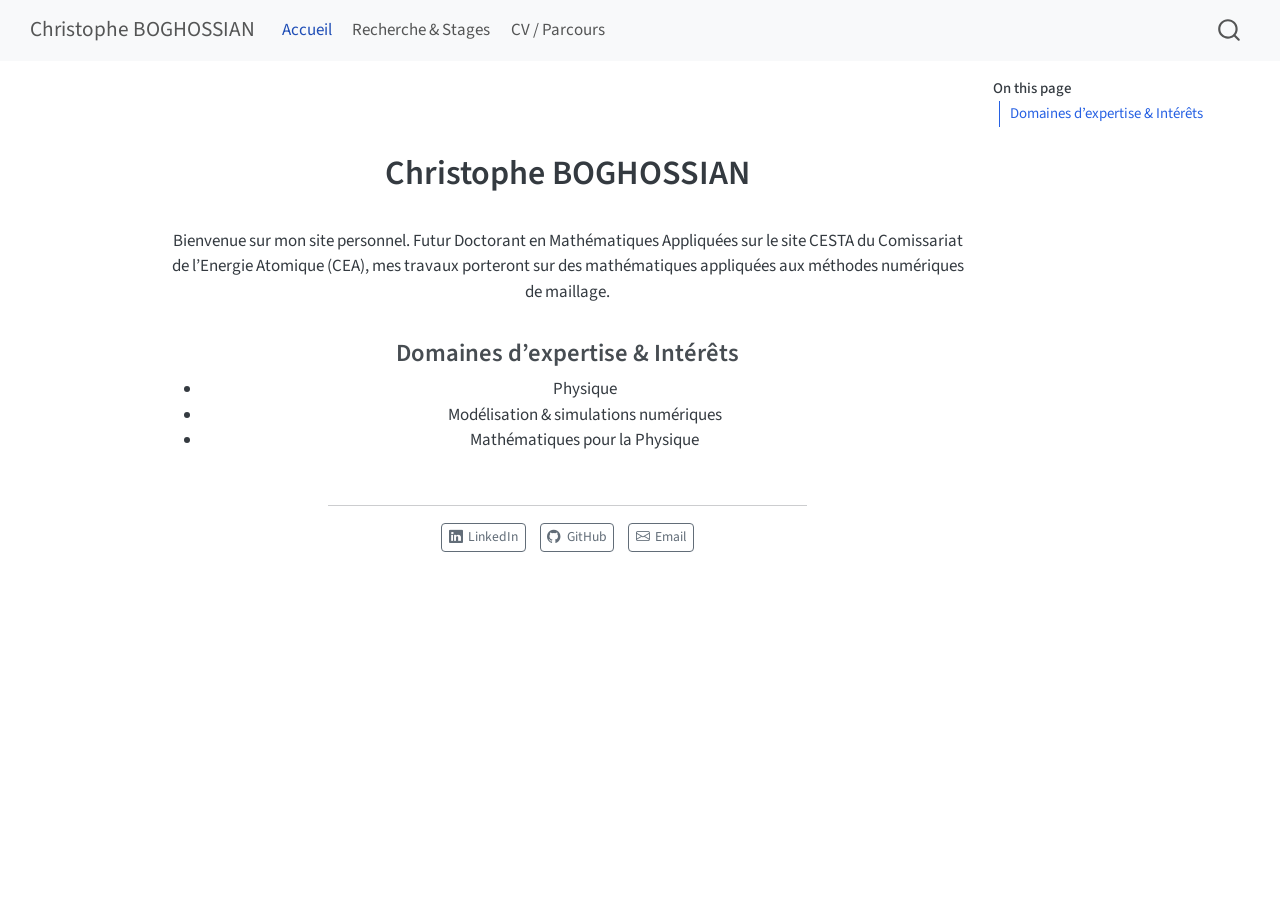
<file: index.html>
<!DOCTYPE html>
<html xmlns="http://www.w3.org/1999/xhtml" lang="en" xml:lang="en"><head>

<meta charset="utf-8">
<meta name="generator" content="quarto-1.10.18">

<meta name="viewport" content="width=device-width, initial-scale=1.0, user-scalable=yes">


<title>Christophe BOGHOSSIAN</title>
<style>
/* Default styles provided by pandoc.
** See https://pandoc.org/MANUAL.html#variables-for-html for config info.
*/
span.smallcaps{font-variant: small-caps;}
div.columns{display: flex; gap: 1.5em;}
div.column{flex: auto;}
@media screen {
div.columns{gap: min(4vw, 1.5em);}
div.column{overflow-x: auto;}
}
div.hanging-indent{margin-left: 1.5em; text-indent: -1.5em;}
ul.task-list{list-style: none;}
ul.task-list li input[type="checkbox"] {
  width: 0.8em;
  margin: 0 0.8em 0.2em -1em; /* quarto-specific, see https://github.com/quarto-dev/quarto-cli/issues/4556 */ 
  vertical-align: middle;
}
</style>


<script src="site_libs/quarto-nav/quarto-nav.js"></script>
<script src="site_libs/quarto-nav/headroom.min.js"></script>
<script src="site_libs/clipboard/clipboard.min.js"></script>
<script src="site_libs/quarto-search/autocomplete.umd.js"></script>
<script src="site_libs/quarto-search/fuse.min.js"></script>
<script src="site_libs/quarto-search/quarto-search.js"></script>
<meta name="quarto:offset" content="./">
<script src="site_libs/quarto-html/quarto.js" type="module"></script>
<script src="site_libs/quarto-html/tabsets/tabsets.js" type="module"></script>
<script src="site_libs/quarto-html/popper.min.js"></script>
<script src="site_libs/quarto-html/tippy.umd.min.js"></script>
<link href="site_libs/quarto-html/tippy.css" rel="stylesheet">
<link href="site_libs/quarto-html/quarto-syntax-highlighting-64a204ab8560d761af7679ceaba22944.css" rel="stylesheet" id="quarto-text-highlighting-styles">
<script src="site_libs/bootstrap/bootstrap.min.js"></script>
<link href="site_libs/bootstrap/bootstrap-icons.css" rel="stylesheet">
<link href="site_libs/bootstrap/bootstrap-172ba59bd5e0b52282274ba0c0cc16fc.min.css" rel="stylesheet" append-hash="true" id="quarto-bootstrap" data-mode="light">
<script id="quarto-search-options" type="application/json">{
  "location": "navbar",
  "copy-button": false,
  "collapse-after": 3,
  "panel-placement": "end",
  "type": "overlay",
  "limit": 50,
  "keyboard-shortcut": [
    "f",
    "/",
    "s"
  ],
  "show-item-context": false,
  "language": {
    "search-no-results-text": "No results",
    "search-matching-documents-text": "matching documents",
    "search-copy-link-title": "Copy link to search",
    "search-hide-matches-text": "Hide additional matches",
    "search-more-match-text": "more match in this document",
    "search-more-matches-text": "more matches in this document",
    "search-clear-button-title": "Clear",
    "search-text-placeholder": "",
    "search-detached-cancel-button-title": "Cancel",
    "search-submit-button-title": "Submit",
    "search-label": "Search"
  }
}</script>


<link rel="stylesheet" href="styles.css">
</head>

<body class="nav-fixed quarto-light">

<div id="quarto-search-results"></div>
  <header id="quarto-header" class="headroom fixed-top">
    <nav class="navbar navbar-expand-lg " data-bs-theme="dark">
      <div class="navbar-container container-fluid">
      <div class="navbar-brand-container mx-auto">
    <a class="navbar-brand" href="./index.html">
    <span class="navbar-title">Christophe BOGHOSSIAN</span>
    </a>
  </div>
            <div id="quarto-search" class="" title="Search"></div>
          <button class="navbar-toggler" type="button" data-bs-toggle="collapse" data-bs-target="#navbarCollapse" aria-controls="navbarCollapse" role="menu" aria-expanded="false" aria-label="Toggle navigation" onclick="if (window.quartoToggleHeadroom) { window.quartoToggleHeadroom(); }">
  <span class="navbar-toggler-icon"></span>
</button>
          <div class="collapse navbar-collapse" id="navbarCollapse">
            <ul class="navbar-nav navbar-nav-scroll me-auto">
  <li class="nav-item">
    <a class="nav-link active" href="./index.html" aria-current="page"> 
<span class="menu-text">Accueil</span></a>
  </li>  
  <li class="nav-item">
    <a class="nav-link" href="./research.html"> 
<span class="menu-text">Recherche &amp; Stages</span></a>
  </li>  
  <li class="nav-item">
    <a class="nav-link" href="./cv.html"> 
<span class="menu-text">CV / Parcours</span></a>
  </li>  
</ul>
          </div> <!-- /navcollapse -->
            <div class="quarto-navbar-tools">
</div>
      </div> <!-- /container-fluid -->
    </nav>
</header>
<!-- content -->
<div id="quarto-content" class="quarto-container page-columns page-rows-contents page-layout-article page-navbar">
<!-- sidebar -->
<!-- margin-sidebar -->
    <div id="quarto-margin-sidebar" class="sidebar margin-sidebar">
        <nav id="TOC" role="doc-toc" class="toc-active">
    <h2 id="toc-title">On this page</h2>
  <ul>
  <li><a href="#domaines-dexpertise-intérêts" id="toc-domaines-dexpertise-intérêts" class="nav-link active" data-scroll-target="#domaines-dexpertise-intérêts">Domaines d’expertise &amp; Intérêts</a></li>
  </ul>
</nav>
    </div>
<!-- main -->
<div class="quarto-about-jolla">
 <header id="title-block-header" class="quarto-title-block default">
<div class="quarto-title">
<h1 class="title">Christophe BOGHOSSIAN</h1>
</div>
<div class="quarto-title-meta">
  </div>
</header><main class="content" id="quarto-document-content">

<p>Bienvenue sur mon site personnel. Futur Doctorant en Mathématiques Appliquées sur le site CESTA du Comissariat de l’Energie Atomique (CEA), mes travaux porteront sur des mathématiques appliquées aux méthodes numériques de maillage.</p>
<section id="domaines-dexpertise-intérêts" class="level3">
<h3 data-anchor-id="domaines-dexpertise-intérêts">Domaines d’expertise &amp; Intérêts</h3>
<ul>
<li>Physique</li>
<li>Modélisation &amp; simulations numériques</li>
<li>Mathématiques pour la Physique</li>
</ul>


</section>
</main> 
  <hr class="about-sep">
   <div class="about-links">
  <a href="https://www.linkedin.com/in/christophe-boghossian-943114285/" class="about-link" rel="" target="">
    <i class="bi bi-linkedin"></i>
     <span class="about-link-text">LinkedIn</span>
  </a>
  <a href="https://github.com/" class="about-link" rel="" target="">
    <i class="bi bi-github"></i>
     <span class="about-link-text">GitHub</span>
  </a>
  <a href="mailto:boghossian.christophe@gmail.com" class="about-link" rel="" target="">
    <i class="bi bi-envelope"></i>
     <span class="about-link-text">Email</span>
  </a>
</div>
</div>
 <!-- /main -->
<script id="quarto-html-after-body" type="application/javascript">
  window.document.addEventListener("DOMContentLoaded", function (event) {
    const isCodeAnnotation = (el) => {
      for (const clz of el.classList) {
        if (clz.startsWith('code-annotation-')) {                     
          return true;
        }
      }
      return false;
    }
    const onCopySuccess = function(e) {
      // button target
      const button = e.trigger;
      // don't keep focus
      button.blur();
      // flash "checked"
      button.classList.add('code-copy-button-checked');
      var currentTitle = button.getAttribute("title");
      button.setAttribute("title", "Copied!");
      let tooltip;
      if (window.bootstrap) {
        button.setAttribute("data-bs-toggle", "tooltip");
        button.setAttribute("data-bs-placement", "left");
        button.setAttribute("data-bs-title", "Copied!");
        tooltip = new bootstrap.Tooltip(button, 
          { trigger: "manual", 
            customClass: "code-copy-button-tooltip",
            offset: [0, -8]});
        tooltip.show();    
      }
      setTimeout(function() {
        if (tooltip) {
          tooltip.hide();
          button.removeAttribute("data-bs-title");
          button.removeAttribute("data-bs-toggle");
          button.removeAttribute("data-bs-placement");
        }
        button.setAttribute("title", currentTitle);
        button.classList.remove('code-copy-button-checked');
      }, 1000);
      // clear code selection
      e.clearSelection();
    }
    const getTextToCopy = function(trigger) {
      const outerScaffold = trigger.parentElement.cloneNode(true);
      const codeEl = outerScaffold.querySelector('code');
      for (const childEl of codeEl.children) {
        if (isCodeAnnotation(childEl)) {
          childEl.remove();
        }
      }
      return codeEl.innerText;
    }
    const clipboard = new window.ClipboardJS('.code-copy-button:not([data-in-quarto-modal])', {
      text: getTextToCopy
    });
    clipboard.on('success', onCopySuccess);
    if (window.document.getElementById('quarto-embedded-source-code-modal')) {
      const clipboardModal = new window.ClipboardJS('.code-copy-button[data-in-quarto-modal]', {
        text: getTextToCopy,
        container: window.document.getElementById('quarto-embedded-source-code-modal')
      });
      clipboardModal.on('success', onCopySuccess);
    }
      var localhostRegex = new RegExp(/^(?:http|https):\/\/localhost\:?[0-9]*\//);
      var mailtoRegex = new RegExp(/^mailto:/);
        var filterRegex = new RegExp("https:\/\/Chrisicist\.github\.io\/Christophe-Boghossian\/");
      var isInternal = (href) => {
          return filterRegex.test(href) || localhostRegex.test(href) || mailtoRegex.test(href);
      }
      // Inspect non-navigation links and adorn them if external
     var links = window.document.querySelectorAll('a[href]:not(.nav-link):not(.navbar-brand):not(.toc-action):not(.sidebar-link):not(.sidebar-item-toggle):not(.pagination-link):not(.no-external):not([aria-hidden]):not(.dropdown-item):not(.quarto-navigation-tool):not(.about-link)');
      for (var i=0; i<links.length; i++) {
        const link = links[i];
        if (!isInternal(link.href)) {
          // undo the damage that might have been done by quarto-nav.js in the case of
          // links that we want to consider external
          if (link.dataset.originalHref !== undefined) {
            link.href = link.dataset.originalHref;
          }
        }
      }
    function tippyHover(el, contentFn, onTriggerFn, onUntriggerFn) {
      const config = {
        allowHTML: true,
        maxWidth: 500,
        delay: 100,
        arrow: false,
        appendTo: function(el) {
            return el.parentElement;
        },
        interactive: true,
        interactiveBorder: 10,
        theme: 'quarto',
        placement: 'bottom-start',
      };
      if (contentFn) {
        config.content = contentFn;
      }
      if (onTriggerFn) {
        config.onTrigger = onTriggerFn;
      }
      if (onUntriggerFn) {
        config.onUntrigger = onUntriggerFn;
      }
      window.tippy(el, config); 
    }
    const noterefs = window.document.querySelectorAll('a[role="doc-noteref"]');
    for (var i=0; i<noterefs.length; i++) {
      const ref = noterefs[i];
      tippyHover(ref, function() {
        // use id or data attribute instead here
        let href = ref.getAttribute('data-footnote-href') || ref.getAttribute('href');
        try { href = new URL(href).hash; } catch {}
        const id = href.replace(/^#\/?/, "");
        const note = window.document.getElementById(id);
        if (note) {
          return note.innerHTML;
        } else {
          return "";
        }
      });
    }
    const xrefs = window.document.querySelectorAll('a.quarto-xref');
    const processXRef = (id, note) => {
      // Strip column container classes
      const stripColumnClz = (el) => {
        el.classList.remove("page-full", "page-columns");
        if (el.children) {
          for (const child of el.children) {
            stripColumnClz(child);
          }
        }
      }
      stripColumnClz(note)
      if (id === null || id.startsWith('sec-')) {
        // Special case sections, only their first couple elements
        const container = document.createElement("div");
        if (note.children && note.children.length > 2) {
          container.appendChild(note.children[0].cloneNode(true));
          for (let i = 1; i < note.children.length; i++) {
            const child = note.children[i];
            if (child.tagName === "P" && child.innerText === "") {
              continue;
            } else {
              container.appendChild(child.cloneNode(true));
              break;
            }
          }
          if (window.Quarto?.typesetMath) {
            window.Quarto.typesetMath(container);
          }
          return container.innerHTML
        } else {
          if (window.Quarto?.typesetMath) {
            window.Quarto.typesetMath(note);
          }
          return note.innerHTML;
        }
      } else {
        // Remove any anchor links if they are present
        const anchorLink = note.querySelector('a.anchorjs-link');
        if (anchorLink) {
          anchorLink.remove();
        }
        if (window.Quarto?.typesetMath) {
          window.Quarto.typesetMath(note);
        }
        if (note.classList.contains("callout")) {
          return note.outerHTML;
        } else {
          return note.innerHTML;
        }
      }
    }
    for (var i=0; i<xrefs.length; i++) {
      const xref = xrefs[i];
      tippyHover(xref, undefined, function(instance) {
        instance.disable();
        let url = xref.getAttribute('href');
        let hash = undefined; 
        if (url.startsWith('#')) {
          hash = url;
        } else {
          try { hash = new URL(url).hash; } catch {}
        }
        if (hash) {
          const id = hash.replace(/^#\/?/, "");
          const note = window.document.getElementById(id);
          if (note !== null) {
            try {
              const html = processXRef(id, note.cloneNode(true));
              instance.setContent(html);
            } finally {
              instance.enable();
              instance.show();
            }
          } else {
            // See if we can fetch this
            fetch(url.split('#')[0])
            .then(res => res.text())
            .then(html => {
              const parser = new DOMParser();
              const htmlDoc = parser.parseFromString(html, "text/html");
              const note = htmlDoc.getElementById(id);
              if (note !== null) {
                const html = processXRef(id, note);
                instance.setContent(html);
              } 
            }).finally(() => {
              instance.enable();
              instance.show();
            });
          }
        } else {
          // See if we can fetch a full url (with no hash to target)
          // This is a special case and we should probably do some content thinning / targeting
          fetch(url)
          .then(res => res.text())
          .then(html => {
            const parser = new DOMParser();
            const htmlDoc = parser.parseFromString(html, "text/html");
            const note = htmlDoc.querySelector('main.content');
            if (note !== null) {
              // This should only happen for chapter cross references
              // (since there is no id in the URL)
              // remove the first header
              if (note.children.length > 0 && note.children[0].tagName === "HEADER") {
                note.children[0].remove();
              }
              const html = processXRef(null, note);
              instance.setContent(html);
            } 
          }).finally(() => {
            instance.enable();
            instance.show();
          });
        }
      }, function(instance) {
      });
    }
        let selectedAnnoteEl;
        const selectorForAnnotation = ( cell, annotation) => {
          let cellAttr = 'data-code-cell="' + cell + '"';
          let lineAttr = 'data-code-annotation="' +  annotation + '"';
          const selector = 'span[' + cellAttr + '][' + lineAttr + ']';
          return selector;
        }
        const selectCodeLines = (annoteEl) => {
          const doc = window.document;
          const targetCell = annoteEl.getAttribute("data-target-cell");
          const targetAnnotation = annoteEl.getAttribute("data-target-annotation");
          const annoteSpan = window.document.querySelector(selectorForAnnotation(targetCell, targetAnnotation));
          const lines = annoteSpan.getAttribute("data-code-lines").split(",");
          const lineIds = lines.map((line) => {
            return targetCell + "-" + line;
          })
          let top = null;
          let height = null;
          let parent = null;
          if (lineIds.length > 0) {
              //compute the position of the single el (top and bottom and make a div)
              const el = window.document.getElementById(lineIds[0]);
              top = el.offsetTop;
              height = el.offsetHeight;
              parent = el.parentElement.parentElement;
            if (lineIds.length > 1) {
              const lastEl = window.document.getElementById(lineIds[lineIds.length - 1]);
              const bottom = lastEl.offsetTop + lastEl.offsetHeight;
              height = bottom - top;
            }
            if (top !== null && height !== null && parent !== null) {
              // cook up a div (if necessary) and position it 
              let div = window.document.getElementById("code-annotation-line-highlight");
              if (div === null) {
                div = window.document.createElement("div");
                div.setAttribute("id", "code-annotation-line-highlight");
                div.style.position = 'absolute';
                parent.appendChild(div);
              }
              div.style.top = top - 2 + "px";
              div.style.height = height + 4 + "px";
              div.style.left = 0;
              let gutterDiv = window.document.getElementById("code-annotation-line-highlight-gutter");
              if (gutterDiv === null) {
                gutterDiv = window.document.createElement("div");
                gutterDiv.setAttribute("id", "code-annotation-line-highlight-gutter");
                gutterDiv.style.position = 'absolute';
                const codeCell = window.document.getElementById(targetCell);
                const gutter = codeCell.querySelector('.code-annotation-gutter');
                gutter.appendChild(gutterDiv);
              }
              gutterDiv.style.top = top - 2 + "px";
              gutterDiv.style.height = height + 4 + "px";
            }
            selectedAnnoteEl = annoteEl;
          }
        };
        const unselectCodeLines = () => {
          const elementsIds = ["code-annotation-line-highlight", "code-annotation-line-highlight-gutter"];
          elementsIds.forEach((elId) => {
            const div = window.document.getElementById(elId);
            if (div) {
              div.remove();
            }
          });
          selectedAnnoteEl = undefined;
        };
          // Handle positioning of the toggle
      window.addEventListener(
        "resize",
        throttle(() => {
          elRect = undefined;
          if (selectedAnnoteEl) {
            selectCodeLines(selectedAnnoteEl);
          }
        }, 10)
      );
      function throttle(fn, ms) {
      let throttle = false;
      let timer;
        return (...args) => {
          if(!throttle) { // first call gets through
              fn.apply(this, args);
              throttle = true;
          } else { // all the others get throttled
              if(timer) clearTimeout(timer); // cancel #2
              timer = setTimeout(() => {
                fn.apply(this, args);
                timer = throttle = false;
              }, ms);
          }
        };
      }
        // Attach click handler to the DT
        const annoteDls = window.document.querySelectorAll('dt[data-target-cell]');
        for (const annoteDlNode of annoteDls) {
          annoteDlNode.addEventListener('click', (event) => {
            const clickedEl = event.target;
            if (clickedEl !== selectedAnnoteEl) {
              unselectCodeLines();
              const activeEl = window.document.querySelector('dt[data-target-cell].code-annotation-active');
              if (activeEl) {
                activeEl.classList.remove('code-annotation-active');
              }
              selectCodeLines(clickedEl);
              clickedEl.classList.add('code-annotation-active');
            } else {
              // Unselect the line
              unselectCodeLines();
              clickedEl.classList.remove('code-annotation-active');
            }
          });
        }
    const findCites = (el) => {
      const parentEl = el.parentElement;
      if (parentEl) {
        const cites = parentEl.dataset.cites;
        if (cites) {
          return {
            el,
            cites: cites.split(' ')
          };
        } else {
          return findCites(el.parentElement)
        }
      } else {
        return undefined;
      }
    };
    var bibliorefs = window.document.querySelectorAll('a[role="doc-biblioref"]');
    for (var i=0; i<bibliorefs.length; i++) {
      const ref = bibliorefs[i];
      const citeInfo = findCites(ref);
      if (citeInfo) {
        tippyHover(citeInfo.el, function() {
          var popup = window.document.createElement('div');
          citeInfo.cites.forEach(function(cite) {
            var citeDiv = window.document.createElement('div');
            citeDiv.classList.add('hanging-indent');
            citeDiv.classList.add('csl-entry');
            var biblioDiv = window.document.getElementById('ref-' + cite);
            if (biblioDiv) {
              citeDiv.innerHTML = biblioDiv.innerHTML;
            }
            popup.appendChild(citeDiv);
          });
          return popup.innerHTML;
        });
      }
    }
  });
  </script>
</div> <!-- /content -->




</body></html>
</file>
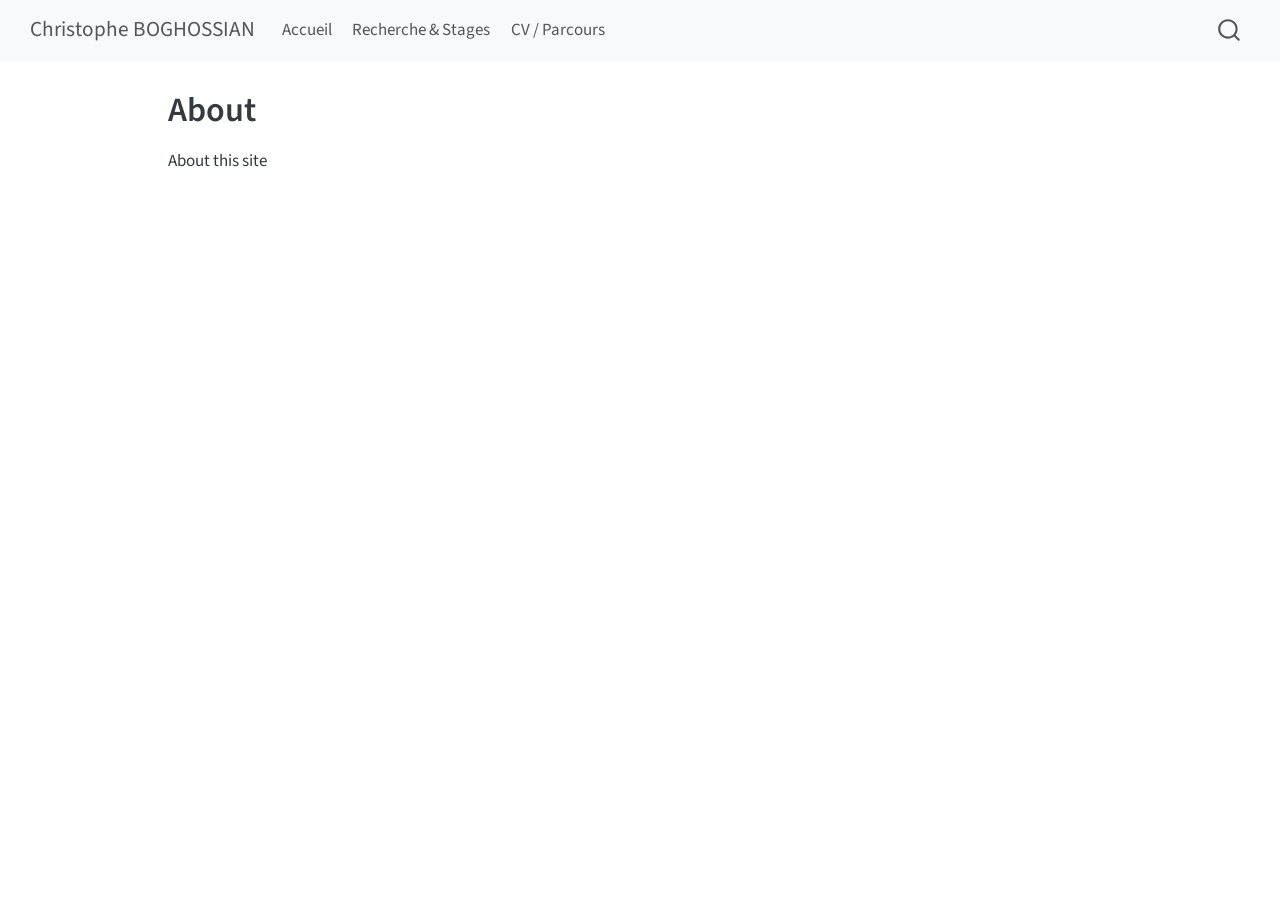
<file: about.html>
<!DOCTYPE html>
<html xmlns="http://www.w3.org/1999/xhtml" lang="en" xml:lang="en"><head>

<meta charset="utf-8">
<meta name="generator" content="quarto-1.10.18">

<meta name="viewport" content="width=device-width, initial-scale=1.0, user-scalable=yes">


<title>About – Christophe BOGHOSSIAN</title>
<style>
/* Default styles provided by pandoc.
** See https://pandoc.org/MANUAL.html#variables-for-html for config info.
*/
span.smallcaps{font-variant: small-caps;}
div.columns{display: flex; gap: 1.5em;}
div.column{flex: auto;}
@media screen {
div.columns{gap: min(4vw, 1.5em);}
div.column{overflow-x: auto;}
}
div.hanging-indent{margin-left: 1.5em; text-indent: -1.5em;}
ul.task-list{list-style: none;}
ul.task-list li input[type="checkbox"] {
  width: 0.8em;
  margin: 0 0.8em 0.2em -1em; /* quarto-specific, see https://github.com/quarto-dev/quarto-cli/issues/4556 */ 
  vertical-align: middle;
}
</style>


<script src="site_libs/quarto-nav/quarto-nav.js"></script>
<script src="site_libs/quarto-nav/headroom.min.js"></script>
<script src="site_libs/clipboard/clipboard.min.js"></script>
<script src="site_libs/quarto-search/autocomplete.umd.js"></script>
<script src="site_libs/quarto-search/fuse.min.js"></script>
<script src="site_libs/quarto-search/quarto-search.js"></script>
<meta name="quarto:offset" content="./">
<script src="site_libs/quarto-html/quarto.js" type="module"></script>
<script src="site_libs/quarto-html/tabsets/tabsets.js" type="module"></script>
<script src="site_libs/quarto-html/popper.min.js"></script>
<script src="site_libs/quarto-html/tippy.umd.min.js"></script>
<script src="site_libs/quarto-html/anchor.min.js"></script>
<link href="site_libs/quarto-html/tippy.css" rel="stylesheet">
<link href="site_libs/quarto-html/quarto-syntax-highlighting-64a204ab8560d761af7679ceaba22944.css" rel="stylesheet" id="quarto-text-highlighting-styles">
<script src="site_libs/bootstrap/bootstrap.min.js"></script>
<link href="site_libs/bootstrap/bootstrap-icons.css" rel="stylesheet">
<link href="site_libs/bootstrap/bootstrap-172ba59bd5e0b52282274ba0c0cc16fc.min.css" rel="stylesheet" append-hash="true" id="quarto-bootstrap" data-mode="light">
<script id="quarto-search-options" type="application/json">{
  "location": "navbar",
  "copy-button": false,
  "collapse-after": 3,
  "panel-placement": "end",
  "type": "overlay",
  "limit": 50,
  "keyboard-shortcut": [
    "f",
    "/",
    "s"
  ],
  "show-item-context": false,
  "language": {
    "search-no-results-text": "No results",
    "search-matching-documents-text": "matching documents",
    "search-copy-link-title": "Copy link to search",
    "search-hide-matches-text": "Hide additional matches",
    "search-more-match-text": "more match in this document",
    "search-more-matches-text": "more matches in this document",
    "search-clear-button-title": "Clear",
    "search-text-placeholder": "",
    "search-detached-cancel-button-title": "Cancel",
    "search-submit-button-title": "Submit",
    "search-label": "Search"
  }
}</script>


<link rel="stylesheet" href="styles.css">
</head>

<body class="nav-fixed quarto-light">

<div id="quarto-search-results"></div>
  <header id="quarto-header" class="headroom fixed-top">
    <nav class="navbar navbar-expand-lg " data-bs-theme="dark">
      <div class="navbar-container container-fluid">
      <div class="navbar-brand-container mx-auto">
    <a class="navbar-brand" href="./index.html">
    <span class="navbar-title">Christophe BOGHOSSIAN</span>
    </a>
  </div>
            <div id="quarto-search" class="" title="Search"></div>
          <button class="navbar-toggler" type="button" data-bs-toggle="collapse" data-bs-target="#navbarCollapse" aria-controls="navbarCollapse" role="menu" aria-expanded="false" aria-label="Toggle navigation" onclick="if (window.quartoToggleHeadroom) { window.quartoToggleHeadroom(); }">
  <span class="navbar-toggler-icon"></span>
</button>
          <div class="collapse navbar-collapse" id="navbarCollapse">
            <ul class="navbar-nav navbar-nav-scroll me-auto">
  <li class="nav-item">
    <a class="nav-link" href="./index.html"> 
<span class="menu-text">Accueil</span></a>
  </li>  
  <li class="nav-item">
    <a class="nav-link" href="./research.html"> 
<span class="menu-text">Recherche &amp; Stages</span></a>
  </li>  
  <li class="nav-item">
    <a class="nav-link" href="./cv.html"> 
<span class="menu-text">CV / Parcours</span></a>
  </li>  
</ul>
          </div> <!-- /navcollapse -->
            <div class="quarto-navbar-tools">
</div>
      </div> <!-- /container-fluid -->
    </nav>
</header>
<!-- content -->
<div id="quarto-content" class="quarto-container page-columns page-rows-contents page-layout-article page-navbar">
<!-- sidebar -->
<!-- margin-sidebar -->
    <div id="quarto-margin-sidebar" class="sidebar margin-sidebar zindex-bottom">
        
    </div>
<!-- main -->
<main class="content" id="quarto-document-content">

<header id="title-block-header" class="quarto-title-block default">
<div class="quarto-title">
<h1 class="title">About</h1>
</div>



<div class="quarto-title-meta">

    
  
    
  </div>
  


</header>


<p>About this site</p>



</main> <!-- /main -->
<script id="quarto-html-after-body" type="application/javascript">
  window.document.addEventListener("DOMContentLoaded", function (event) {
    const icon = "";
    const anchorJS = new window.AnchorJS();
    anchorJS.options = {
      placement: 'right',
      icon: icon
    };
    anchorJS.add('.anchored');
    const isCodeAnnotation = (el) => {
      for (const clz of el.classList) {
        if (clz.startsWith('code-annotation-')) {                     
          return true;
        }
      }
      return false;
    }
    const onCopySuccess = function(e) {
      // button target
      const button = e.trigger;
      // don't keep focus
      button.blur();
      // flash "checked"
      button.classList.add('code-copy-button-checked');
      var currentTitle = button.getAttribute("title");
      button.setAttribute("title", "Copied!");
      let tooltip;
      if (window.bootstrap) {
        button.setAttribute("data-bs-toggle", "tooltip");
        button.setAttribute("data-bs-placement", "left");
        button.setAttribute("data-bs-title", "Copied!");
        tooltip = new bootstrap.Tooltip(button, 
          { trigger: "manual", 
            customClass: "code-copy-button-tooltip",
            offset: [0, -8]});
        tooltip.show();    
      }
      setTimeout(function() {
        if (tooltip) {
          tooltip.hide();
          button.removeAttribute("data-bs-title");
          button.removeAttribute("data-bs-toggle");
          button.removeAttribute("data-bs-placement");
        }
        button.setAttribute("title", currentTitle);
        button.classList.remove('code-copy-button-checked');
      }, 1000);
      // clear code selection
      e.clearSelection();
    }
    const getTextToCopy = function(trigger) {
      const outerScaffold = trigger.parentElement.cloneNode(true);
      const codeEl = outerScaffold.querySelector('code');
      for (const childEl of codeEl.children) {
        if (isCodeAnnotation(childEl)) {
          childEl.remove();
        }
      }
      return codeEl.innerText;
    }
    const clipboard = new window.ClipboardJS('.code-copy-button:not([data-in-quarto-modal])', {
      text: getTextToCopy
    });
    clipboard.on('success', onCopySuccess);
    if (window.document.getElementById('quarto-embedded-source-code-modal')) {
      const clipboardModal = new window.ClipboardJS('.code-copy-button[data-in-quarto-modal]', {
        text: getTextToCopy,
        container: window.document.getElementById('quarto-embedded-source-code-modal')
      });
      clipboardModal.on('success', onCopySuccess);
    }
      var localhostRegex = new RegExp(/^(?:http|https):\/\/localhost\:?[0-9]*\//);
      var mailtoRegex = new RegExp(/^mailto:/);
        var filterRegex = new RegExp("https:\/\/Chrisicist\.github\.io\/Christophe-Boghossian\/");
      var isInternal = (href) => {
          return filterRegex.test(href) || localhostRegex.test(href) || mailtoRegex.test(href);
      }
      // Inspect non-navigation links and adorn them if external
     var links = window.document.querySelectorAll('a[href]:not(.nav-link):not(.navbar-brand):not(.toc-action):not(.sidebar-link):not(.sidebar-item-toggle):not(.pagination-link):not(.no-external):not([aria-hidden]):not(.dropdown-item):not(.quarto-navigation-tool):not(.about-link)');
      for (var i=0; i<links.length; i++) {
        const link = links[i];
        if (!isInternal(link.href)) {
          // undo the damage that might have been done by quarto-nav.js in the case of
          // links that we want to consider external
          if (link.dataset.originalHref !== undefined) {
            link.href = link.dataset.originalHref;
          }
        }
      }
    function tippyHover(el, contentFn, onTriggerFn, onUntriggerFn) {
      const config = {
        allowHTML: true,
        maxWidth: 500,
        delay: 100,
        arrow: false,
        appendTo: function(el) {
            return el.parentElement;
        },
        interactive: true,
        interactiveBorder: 10,
        theme: 'quarto',
        placement: 'bottom-start',
      };
      if (contentFn) {
        config.content = contentFn;
      }
      if (onTriggerFn) {
        config.onTrigger = onTriggerFn;
      }
      if (onUntriggerFn) {
        config.onUntrigger = onUntriggerFn;
      }
      window.tippy(el, config); 
    }
    const noterefs = window.document.querySelectorAll('a[role="doc-noteref"]');
    for (var i=0; i<noterefs.length; i++) {
      const ref = noterefs[i];
      tippyHover(ref, function() {
        // use id or data attribute instead here
        let href = ref.getAttribute('data-footnote-href') || ref.getAttribute('href');
        try { href = new URL(href).hash; } catch {}
        const id = href.replace(/^#\/?/, "");
        const note = window.document.getElementById(id);
        if (note) {
          return note.innerHTML;
        } else {
          return "";
        }
      });
    }
    const xrefs = window.document.querySelectorAll('a.quarto-xref');
    const processXRef = (id, note) => {
      // Strip column container classes
      const stripColumnClz = (el) => {
        el.classList.remove("page-full", "page-columns");
        if (el.children) {
          for (const child of el.children) {
            stripColumnClz(child);
          }
        }
      }
      stripColumnClz(note)
      if (id === null || id.startsWith('sec-')) {
        // Special case sections, only their first couple elements
        const container = document.createElement("div");
        if (note.children && note.children.length > 2) {
          container.appendChild(note.children[0].cloneNode(true));
          for (let i = 1; i < note.children.length; i++) {
            const child = note.children[i];
            if (child.tagName === "P" && child.innerText === "") {
              continue;
            } else {
              container.appendChild(child.cloneNode(true));
              break;
            }
          }
          if (window.Quarto?.typesetMath) {
            window.Quarto.typesetMath(container);
          }
          return container.innerHTML
        } else {
          if (window.Quarto?.typesetMath) {
            window.Quarto.typesetMath(note);
          }
          return note.innerHTML;
        }
      } else {
        // Remove any anchor links if they are present
        const anchorLink = note.querySelector('a.anchorjs-link');
        if (anchorLink) {
          anchorLink.remove();
        }
        if (window.Quarto?.typesetMath) {
          window.Quarto.typesetMath(note);
        }
        if (note.classList.contains("callout")) {
          return note.outerHTML;
        } else {
          return note.innerHTML;
        }
      }
    }
    for (var i=0; i<xrefs.length; i++) {
      const xref = xrefs[i];
      tippyHover(xref, undefined, function(instance) {
        instance.disable();
        let url = xref.getAttribute('href');
        let hash = undefined; 
        if (url.startsWith('#')) {
          hash = url;
        } else {
          try { hash = new URL(url).hash; } catch {}
        }
        if (hash) {
          const id = hash.replace(/^#\/?/, "");
          const note = window.document.getElementById(id);
          if (note !== null) {
            try {
              const html = processXRef(id, note.cloneNode(true));
              instance.setContent(html);
            } finally {
              instance.enable();
              instance.show();
            }
          } else {
            // See if we can fetch this
            fetch(url.split('#')[0])
            .then(res => res.text())
            .then(html => {
              const parser = new DOMParser();
              const htmlDoc = parser.parseFromString(html, "text/html");
              const note = htmlDoc.getElementById(id);
              if (note !== null) {
                const html = processXRef(id, note);
                instance.setContent(html);
              } 
            }).finally(() => {
              instance.enable();
              instance.show();
            });
          }
        } else {
          // See if we can fetch a full url (with no hash to target)
          // This is a special case and we should probably do some content thinning / targeting
          fetch(url)
          .then(res => res.text())
          .then(html => {
            const parser = new DOMParser();
            const htmlDoc = parser.parseFromString(html, "text/html");
            const note = htmlDoc.querySelector('main.content');
            if (note !== null) {
              // This should only happen for chapter cross references
              // (since there is no id in the URL)
              // remove the first header
              if (note.children.length > 0 && note.children[0].tagName === "HEADER") {
                note.children[0].remove();
              }
              const html = processXRef(null, note);
              instance.setContent(html);
            } 
          }).finally(() => {
            instance.enable();
            instance.show();
          });
        }
      }, function(instance) {
      });
    }
        let selectedAnnoteEl;
        const selectorForAnnotation = ( cell, annotation) => {
          let cellAttr = 'data-code-cell="' + cell + '"';
          let lineAttr = 'data-code-annotation="' +  annotation + '"';
          const selector = 'span[' + cellAttr + '][' + lineAttr + ']';
          return selector;
        }
        const selectCodeLines = (annoteEl) => {
          const doc = window.document;
          const targetCell = annoteEl.getAttribute("data-target-cell");
          const targetAnnotation = annoteEl.getAttribute("data-target-annotation");
          const annoteSpan = window.document.querySelector(selectorForAnnotation(targetCell, targetAnnotation));
          const lines = annoteSpan.getAttribute("data-code-lines").split(",");
          const lineIds = lines.map((line) => {
            return targetCell + "-" + line;
          })
          let top = null;
          let height = null;
          let parent = null;
          if (lineIds.length > 0) {
              //compute the position of the single el (top and bottom and make a div)
              const el = window.document.getElementById(lineIds[0]);
              top = el.offsetTop;
              height = el.offsetHeight;
              parent = el.parentElement.parentElement;
            if (lineIds.length > 1) {
              const lastEl = window.document.getElementById(lineIds[lineIds.length - 1]);
              const bottom = lastEl.offsetTop + lastEl.offsetHeight;
              height = bottom - top;
            }
            if (top !== null && height !== null && parent !== null) {
              // cook up a div (if necessary) and position it 
              let div = window.document.getElementById("code-annotation-line-highlight");
              if (div === null) {
                div = window.document.createElement("div");
                div.setAttribute("id", "code-annotation-line-highlight");
                div.style.position = 'absolute';
                parent.appendChild(div);
              }
              div.style.top = top - 2 + "px";
              div.style.height = height + 4 + "px";
              div.style.left = 0;
              let gutterDiv = window.document.getElementById("code-annotation-line-highlight-gutter");
              if (gutterDiv === null) {
                gutterDiv = window.document.createElement("div");
                gutterDiv.setAttribute("id", "code-annotation-line-highlight-gutter");
                gutterDiv.style.position = 'absolute';
                const codeCell = window.document.getElementById(targetCell);
                const gutter = codeCell.querySelector('.code-annotation-gutter');
                gutter.appendChild(gutterDiv);
              }
              gutterDiv.style.top = top - 2 + "px";
              gutterDiv.style.height = height + 4 + "px";
            }
            selectedAnnoteEl = annoteEl;
          }
        };
        const unselectCodeLines = () => {
          const elementsIds = ["code-annotation-line-highlight", "code-annotation-line-highlight-gutter"];
          elementsIds.forEach((elId) => {
            const div = window.document.getElementById(elId);
            if (div) {
              div.remove();
            }
          });
          selectedAnnoteEl = undefined;
        };
          // Handle positioning of the toggle
      window.addEventListener(
        "resize",
        throttle(() => {
          elRect = undefined;
          if (selectedAnnoteEl) {
            selectCodeLines(selectedAnnoteEl);
          }
        }, 10)
      );
      function throttle(fn, ms) {
      let throttle = false;
      let timer;
        return (...args) => {
          if(!throttle) { // first call gets through
              fn.apply(this, args);
              throttle = true;
          } else { // all the others get throttled
              if(timer) clearTimeout(timer); // cancel #2
              timer = setTimeout(() => {
                fn.apply(this, args);
                timer = throttle = false;
              }, ms);
          }
        };
      }
        // Attach click handler to the DT
        const annoteDls = window.document.querySelectorAll('dt[data-target-cell]');
        for (const annoteDlNode of annoteDls) {
          annoteDlNode.addEventListener('click', (event) => {
            const clickedEl = event.target;
            if (clickedEl !== selectedAnnoteEl) {
              unselectCodeLines();
              const activeEl = window.document.querySelector('dt[data-target-cell].code-annotation-active');
              if (activeEl) {
                activeEl.classList.remove('code-annotation-active');
              }
              selectCodeLines(clickedEl);
              clickedEl.classList.add('code-annotation-active');
            } else {
              // Unselect the line
              unselectCodeLines();
              clickedEl.classList.remove('code-annotation-active');
            }
          });
        }
    const findCites = (el) => {
      const parentEl = el.parentElement;
      if (parentEl) {
        const cites = parentEl.dataset.cites;
        if (cites) {
          return {
            el,
            cites: cites.split(' ')
          };
        } else {
          return findCites(el.parentElement)
        }
      } else {
        return undefined;
      }
    };
    var bibliorefs = window.document.querySelectorAll('a[role="doc-biblioref"]');
    for (var i=0; i<bibliorefs.length; i++) {
      const ref = bibliorefs[i];
      const citeInfo = findCites(ref);
      if (citeInfo) {
        tippyHover(citeInfo.el, function() {
          var popup = window.document.createElement('div');
          citeInfo.cites.forEach(function(cite) {
            var citeDiv = window.document.createElement('div');
            citeDiv.classList.add('hanging-indent');
            citeDiv.classList.add('csl-entry');
            var biblioDiv = window.document.getElementById('ref-' + cite);
            if (biblioDiv) {
              citeDiv.innerHTML = biblioDiv.innerHTML;
            }
            popup.appendChild(citeDiv);
          });
          return popup.innerHTML;
        });
      }
    }
  });
  </script>
</div> <!-- /content -->




</body></html>
</file>
<file: site_libs/quarto-html/tippy.css>
.tippy-box[data-animation=fade][data-state=hidden]{opacity:0}[data-tippy-root]{max-width:calc(100vw - 10px)}.tippy-box{position:relative;background-color:#333;color:#fff;border-radius:4px;font-size:14px;line-height:1.4;white-space:normal;outline:0;transition-property:transform,visibility,opacity}.tippy-box[data-placement^=top]>.tippy-arrow{bottom:0}.tippy-box[data-placement^=top]>.tippy-arrow:before{bottom:-7px;left:0;border-width:8px 8px 0;border-top-color:initial;transform-origin:center top}.tippy-box[data-placement^=bottom]>.tippy-arrow{top:0}.tippy-box[data-placement^=bottom]>.tippy-arrow:before{top:-7px;left:0;border-width:0 8px 8px;border-bottom-color:initial;transform-origin:center bottom}.tippy-box[data-placement^=left]>.tippy-arrow{right:0}.tippy-box[data-placement^=left]>.tippy-arrow:before{border-width:8px 0 8px 8px;border-left-color:initial;right:-7px;transform-origin:center left}.tippy-box[data-placement^=right]>.tippy-arrow{left:0}.tippy-box[data-placement^=right]>.tippy-arrow:before{left:-7px;border-width:8px 8px 8px 0;border-right-color:initial;transform-origin:center right}.tippy-box[data-inertia][data-state=visible]{transition-timing-function:cubic-bezier(.54,1.5,.38,1.11)}.tippy-arrow{width:16px;height:16px;color:#333}.tippy-arrow:before{content:"";position:absolute;border-color:transparent;border-style:solid}.tippy-content{position:relative;padding:5px 9px;z-index:1}
</file>
<file: site_libs/quarto-html/quarto-syntax-highlighting-64a204ab8560d761af7679ceaba22944.css>
/* quarto syntax highlight colors */
:root {
  --quarto-hl-ot-color: #003B4F;
  --quarto-hl-at-color: #657422;
  --quarto-hl-ss-color: #20794D;
  --quarto-hl-an-color: #5E5E5E;
  --quarto-hl-fu-color: #4758AB;
  --quarto-hl-st-color: #20794D;
  --quarto-hl-cf-color: #003B4F;
  --quarto-hl-op-color: #5E5E5E;
  --quarto-hl-er-color: #AD0000;
  --quarto-hl-bn-color: #AD0000;
  --quarto-hl-al-color: #AD0000;
  --quarto-hl-va-color: #111111;
  --quarto-hl-bu-color: inherit;
  --quarto-hl-ex-color: inherit;
  --quarto-hl-pp-color: #AD0000;
  --quarto-hl-in-color: #5E5E5E;
  --quarto-hl-vs-color: #20794D;
  --quarto-hl-wa-color: #5E5E5E;
  --quarto-hl-do-color: #5E5E5E;
  --quarto-hl-im-color: #00769E;
  --quarto-hl-ch-color: #20794D;
  --quarto-hl-dt-color: #AD0000;
  --quarto-hl-fl-color: #AD0000;
  --quarto-hl-co-color: #5E5E5E;
  --quarto-hl-cv-color: #5E5E5E;
  --quarto-hl-cn-color: #8f5902;
  --quarto-hl-sc-color: #5E5E5E;
  --quarto-hl-dv-color: #AD0000;
  --quarto-hl-kw-color: #003B4F;
}

/* other quarto variables */
:root {
  --quarto-font-monospace: SFMono-Regular, Menlo, Monaco, Consolas, "Liberation Mono", "Courier New", monospace;
}

/* syntax highlight based on Pandoc's rules */
pre > code.sourceCode > span {
  color: #003B4F;
}

code.sourceCode > span {
  color: #003B4F;
}

div.sourceCode,
div.sourceCode pre.sourceCode {
  color: #003B4F;
}

/* Normal */
code span {
  color: #003B4F;
}

/* Alert */
code span.al {
  color: #AD0000;
  font-style: inherit;
}

/* Annotation */
code span.an {
  color: #5E5E5E;
  font-style: inherit;
}

/* Attribute */
code span.at {
  color: #657422;
  font-style: inherit;
}

/* BaseN */
code span.bn {
  color: #AD0000;
  font-style: inherit;
}

/* BuiltIn */
code span.bu {
  font-style: inherit;
}

/* ControlFlow */
code span.cf {
  color: #003B4F;
  font-weight: bold;
  font-style: inherit;
}

/* Char */
code span.ch {
  color: #20794D;
  font-style: inherit;
}

/* Constant */
code span.cn {
  color: #8f5902;
  font-style: inherit;
}

/* Comment */
code span.co {
  color: #5E5E5E;
  font-style: inherit;
}

/* CommentVar */
code span.cv {
  color: #5E5E5E;
  font-style: italic;
}

/* Documentation */
code span.do {
  color: #5E5E5E;
  font-style: italic;
}

/* DataType */
code span.dt {
  color: #AD0000;
  font-style: inherit;
}

/* DecVal */
code span.dv {
  color: #AD0000;
  font-style: inherit;
}

/* Error */
code span.er {
  color: #AD0000;
  font-style: inherit;
}

/* Extension */
code span.ex {
  font-style: inherit;
}

/* Float */
code span.fl {
  color: #AD0000;
  font-style: inherit;
}

/* Function */
code span.fu {
  color: #4758AB;
  font-style: inherit;
}

/* Import */
code span.im {
  color: #00769E;
  font-style: inherit;
}

/* Information */
code span.in {
  color: #5E5E5E;
  font-style: inherit;
}

/* Keyword */
code span.kw {
  color: #003B4F;
  font-weight: bold;
  font-style: inherit;
}

/* Operator */
code span.op {
  color: #5E5E5E;
  font-style: inherit;
}

/* Other */
code span.ot {
  color: #003B4F;
  font-style: inherit;
}

/* Preprocessor */
code span.pp {
  color: #AD0000;
  font-style: inherit;
}

/* SpecialChar */
code span.sc {
  color: #5E5E5E;
  font-style: inherit;
}

/* SpecialString */
code span.ss {
  color: #20794D;
  font-style: inherit;
}

/* String */
code span.st {
  color: #20794D;
  font-style: inherit;
}

/* Variable */
code span.va {
  color: #111111;
  font-style: inherit;
}

/* VerbatimString */
code span.vs {
  color: #20794D;
  font-style: inherit;
}

/* Warning */
code span.wa {
  color: #5E5E5E;
  font-style: italic;
}

.prevent-inlining {
  content: "</";
}

/*# sourceMappingURL=9d8d5bb603a83b8298b89080a598c93b.css.map */
</file>
<file: styles.css>
/* css styles */
html {
  scroll-padding-top: 80px; /* Ajuste selon la hauteur de ta navbar */
}
</file>
